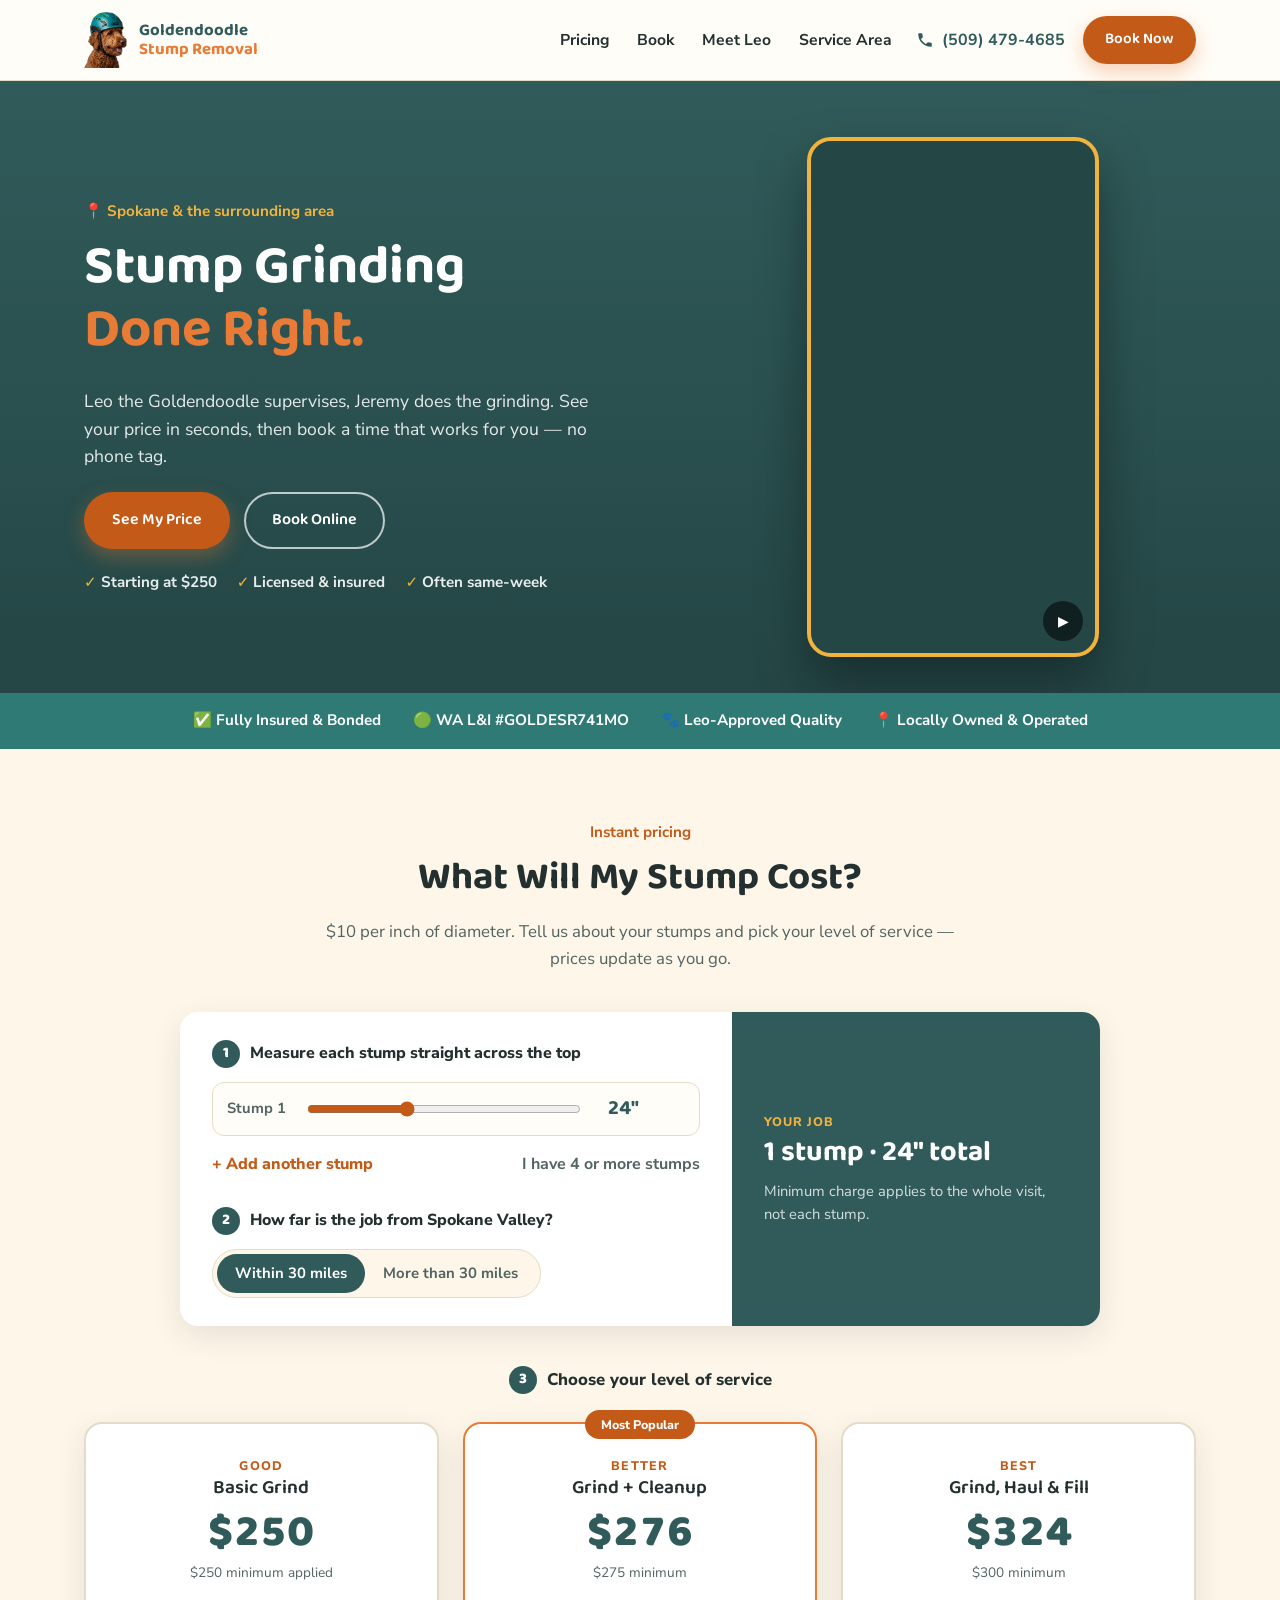
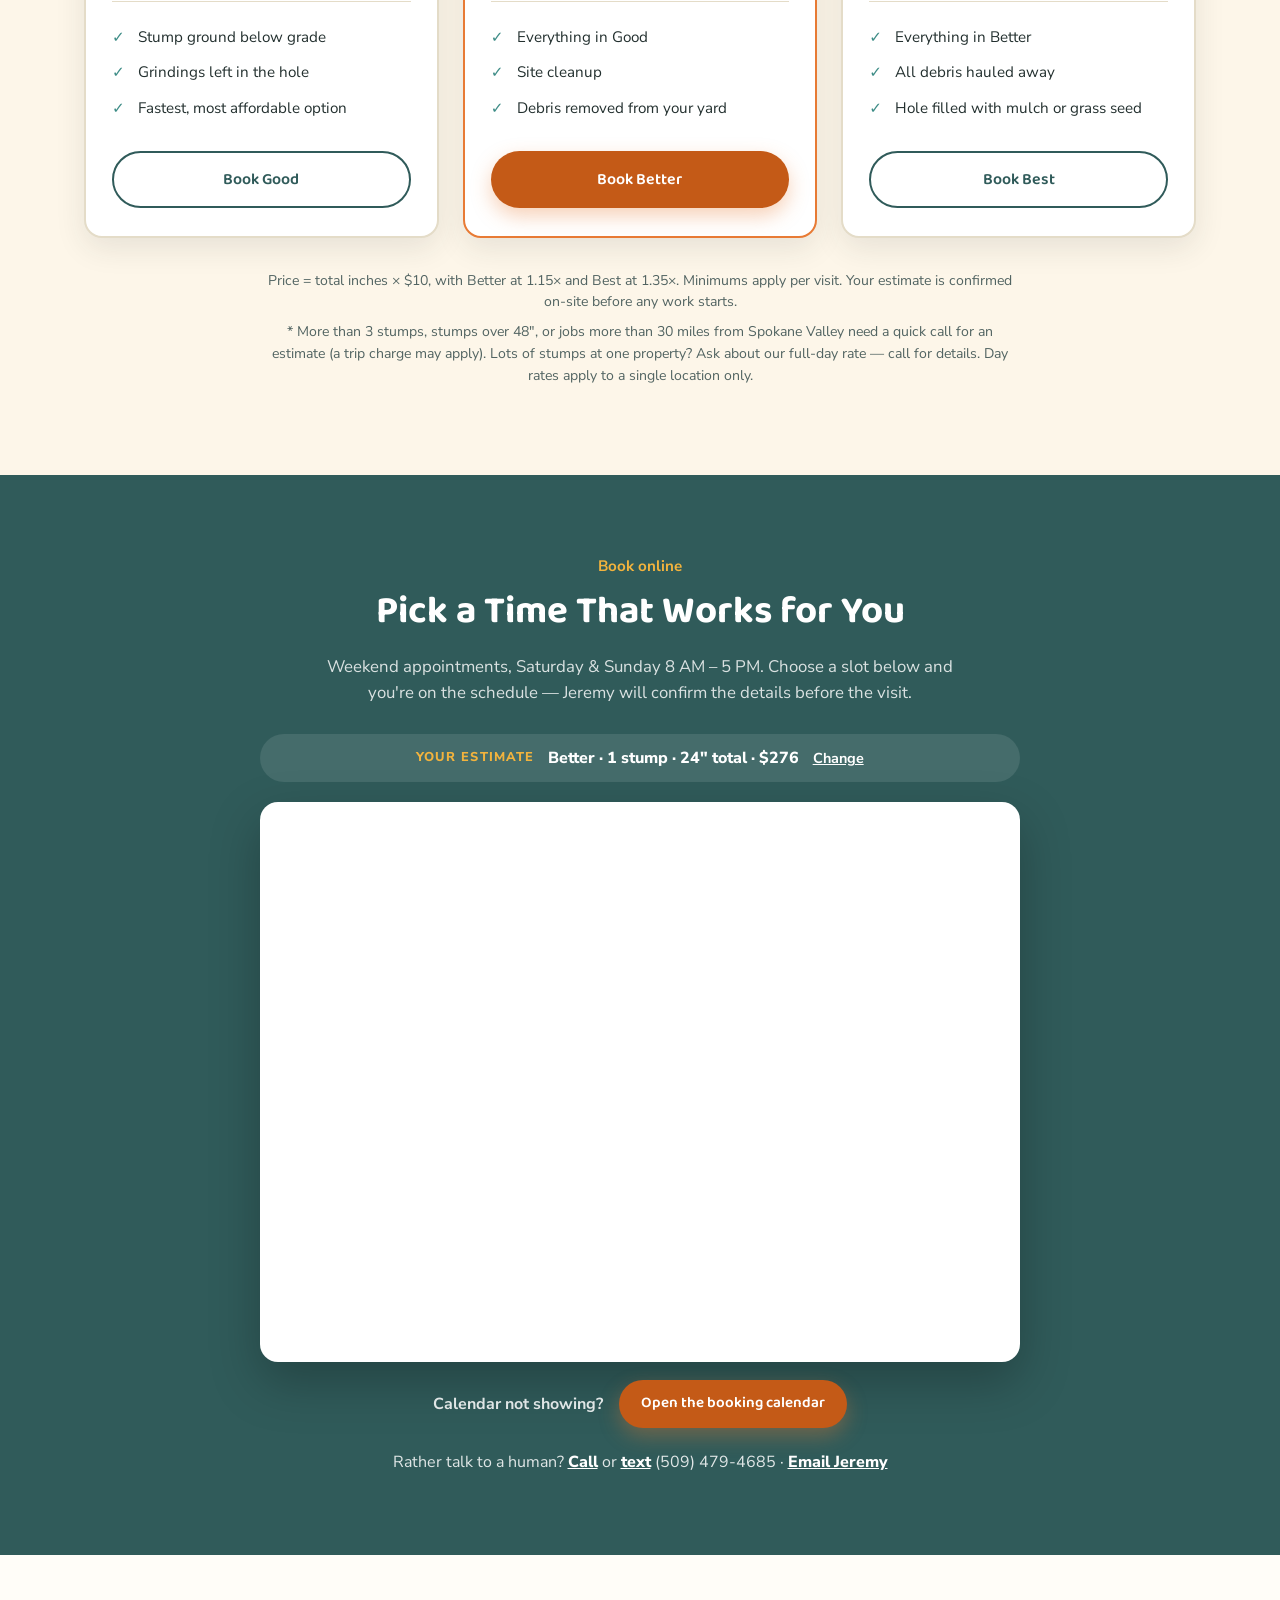
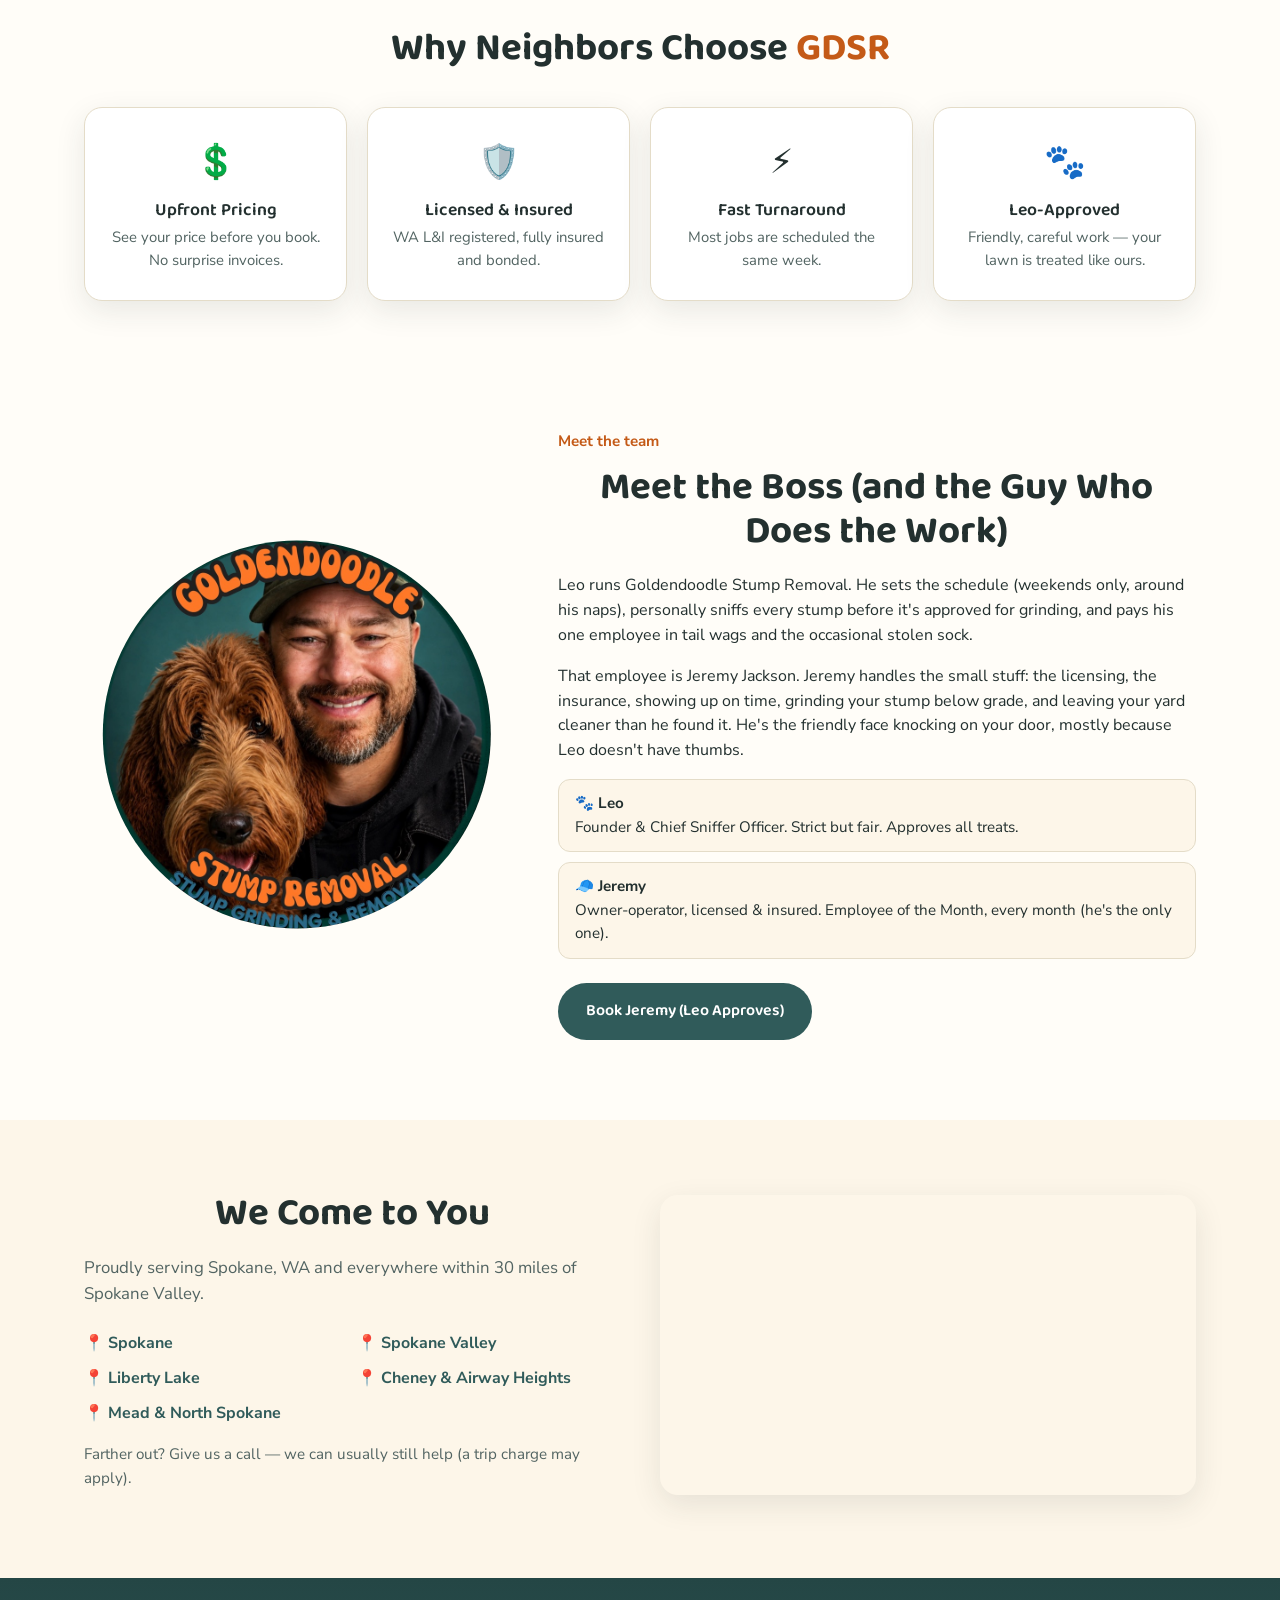
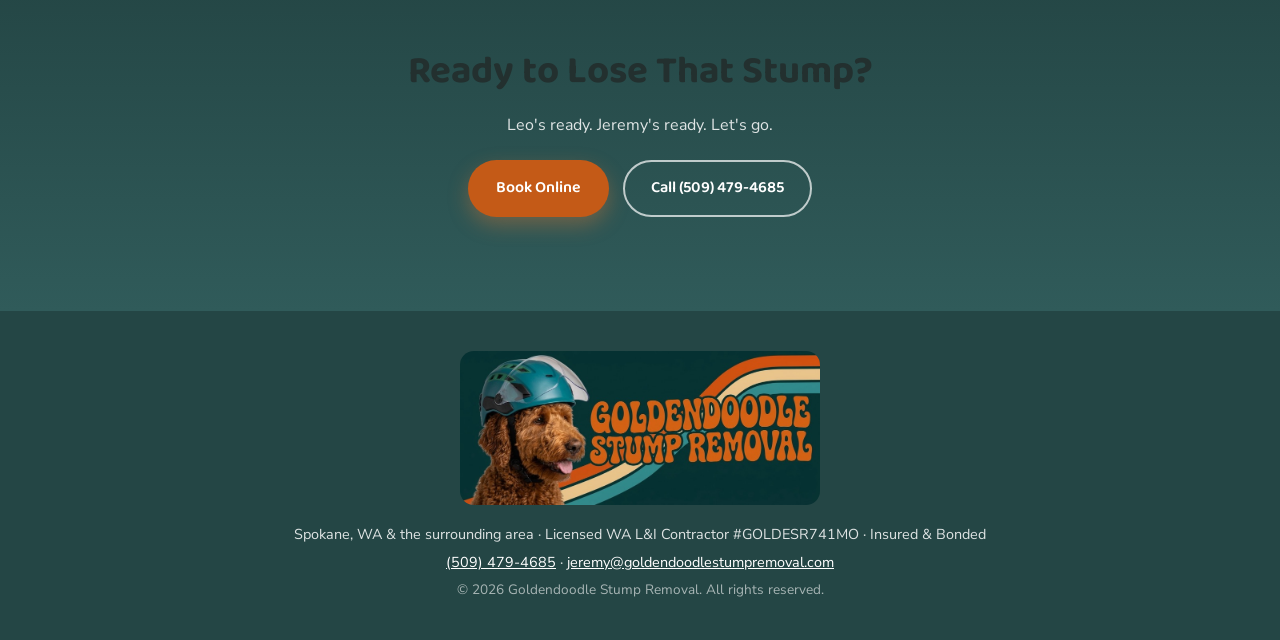
<file: index.html>
<!doctype html>
<html lang="en">
<head>
<meta charset="UTF-8">
<meta name="viewport" content="width=device-width, initial-scale=1.0">
<title>Goldendoodle Stump Removal | Stump Grinding &amp; Removal in Spokane, WA</title>
<meta name="description" content="Fast, friendly stump grinding in Spokane, WA and the surrounding area. See your price instantly and book online. Locally owned, licensed &amp; insured — call or text (509) 479-4685.">
<link rel="canonical" href="https://goldendoodlestumpremoval.com/">
<meta property="og:type" content="website">
<meta property="og:title" content="Goldendoodle Stump Removal — Spokane Stump Grinding">
<meta property="og:description" content="See your stump grinding price instantly and book online. Licensed &amp; insured, locally owned.">
<meta property="og:url" content="https://goldendoodlestumpremoval.com/">
<meta property="og:image" content="https://goldendoodlestumpremoval.com/images/jeremy-and-leo.jpg">
<meta name="robots" content="index, follow">
<meta name="theme-color" content="#305B5A">
<link rel="icon" type="image/png" sizes="32x32" href="images/favicon-32.png?v=2">
<link rel="icon" type="image/png" sizes="48x48" href="images/favicon-48.png?v=2">
<link rel="icon" type="image/png" sizes="192x192" href="images/favicon-192.png?v=2">
<link rel="apple-touch-icon" sizes="180x180" href="images/apple-touch-icon.png?v=2">
<link rel="preconnect" href="https://fonts.googleapis.com">
<link rel="preconnect" href="https://fonts.gstatic.com" crossorigin>
<link href="https://fonts.googleapis.com/css2?family=Baloo+2:wght@500;600;700;800&family=Nunito+Sans:wght@400;600;700;800&display=swap" rel="stylesheet">
<link rel="stylesheet" href="styles.css?v=9">
<script type="application/ld+json">
{
  "@context": "https://schema.org",
  "@type": "HomeAndConstructionBusiness",
  "@id": "https://goldendoodlestumpremoval.com/#business",
  "name": "Goldendoodle Stump Removal",
  "description": "Stump grinding and stump removal in Spokane, WA and the surrounding area. Locally owned, licensed and insured.",
  "logo": "https://goldendoodlestumpremoval.com/images/favicon-192.png",
  "url": "https://goldendoodlestumpremoval.com/",
  "telephone": "+1-509-479-4685",
  "email": "jeremy@goldendoodlestumpremoval.com",
  "image": "https://goldendoodlestumpremoval.com/images/jeremy-and-leo.jpg",
  "priceRange": "$250+",
  "address": { "@type": "PostalAddress", "addressLocality": "Spokane Valley", "addressRegion": "WA", "addressCountry": "US" },
  "areaServed": ["Spokane", "Spokane Valley", "Liberty Lake", "Cheney", "Airway Heights", "Mead"]
}
</script>
</head>
<body>

<a class="skip-link" href="#main">Skip to content</a>

<header class="site-header">
  <div class="wrap header-inner">
    <a class="brand" href="#top">
      <img src="images/leo-helmet-mark.png" alt="" class="brand-mark" width="149" height="192">
      <span class="brand-text">
        <span class="brand-line brand-line-1">Goldendoodle</span>
        <span class="brand-line brand-line-2">Stump Removal</span>
      </span>
    </a>

    <nav class="main-nav" aria-label="Primary">
      <a href="#pricing">Pricing</a>
      <a href="#book">Book</a>
      <a href="#meet-leo">Meet Leo</a>
      <a href="#service-area">Service Area</a>
    </nav>

    <div class="header-actions">
      <a class="phone-link" href="tel:+15094794685">
        <svg viewBox="0 0 24 24" class="icon" aria-hidden="true"><path d="M6.6 10.8c1.4 2.8 3.8 5.2 6.6 6.6l2.2-2.2c.3-.3.7-.4 1-.2 1.1.4 2.3.6 3.6.6.6 0 1 .4 1 1V20c0 .6-.4 1-1 1C10.4 21 3 13.6 3 4c0-.6.4-1 1-1h3.5c.6 0 1 .4 1 1 0 1.3.2 2.5.6 3.6.1.3 0 .7-.2 1l-2.3 2.2z" fill="currentColor"/></svg>
        <span class="phone-text">(509) 479-4685</span>
      </a>
      <a href="#book" class="btn btn-primary btn-compact">Book Now</a>
    </div>
    <button class="nav-toggle" aria-label="Open menu" aria-expanded="false" aria-controls="mobile-nav">
      <span></span><span></span><span></span>
    </button>
  </div>
  <nav id="mobile-nav" class="mobile-nav" aria-label="Mobile">
    <a href="#pricing">Pricing</a>
    <a href="#book">Book Online</a>
    <a href="#meet-leo">Meet Leo</a>
    <a href="#service-area">Service Area</a>
    <a href="tel:+15094794685">Call (509) 479-4685</a>
  </nav>
</header>

<main id="main">

  <section id="top" class="hero">
    <div class="wrap hero-inner">
      <div class="hero-copy">
        <p class="eyebrow">📍 Spokane &amp; the surrounding area</p>
        <h1>Stump Grinding<br><span class="accent">Done Right.</span></h1>
        <p class="hero-sub">Leo the Goldendoodle supervises, Jeremy does the grinding. See your price in seconds, then book a time that works for you — no phone tag.</p>
        <div class="hero-actions">
          <a href="#pricing" class="btn btn-primary">See My Price</a>
          <a href="#book" class="btn btn-outline-light hero-book">Book Online</a>
          <a href="tel:+15094794685" class="btn btn-outline-light hero-call">Call</a>
        </div>
        <a href="#pricing" class="scroll-cue" aria-label="Scroll down to pricing">
          <svg viewBox="0 0 24 24" aria-hidden="true"><path d="M5 9l7 7 7-7" fill="none" stroke="currentColor" stroke-width="2.6" stroke-linecap="round" stroke-linejoin="round"/></svg>
        </a>
        <ul class="hero-points">
          <li>Starting at $250</li>
          <li>Licensed &amp; insured</li>
          <li>Often same-week</li>
        </ul>
      </div>
      <div class="hero-art">
        <div class="hero-video">
          <video src="images/stump-grinding.mp4" width="720" height="1280"
            autoplay muted loop playsinline preload="auto"
            aria-label="Jeremy unloading the stump grinder and grinding a stump down below the soil"></video>
          <button type="button" class="hero-video-toggle" aria-label="Pause video">❚❚</button>
        </div>
      </div>
    </div>
  </section>

  <div class="trust-strip">
    <div class="wrap trust-strip-inner">
      <span>✅ Fully Insured &amp; Bonded</span>
      <span>🟢 WA L&amp;I #GOLDESR741MO</span>
      <span>🐾 Leo-Approved Quality</span>
      <span>📍 Locally Owned &amp; Operated</span>
    </div>
  </div>

  <section id="pricing" class="services">
    <div class="wrap">
      <p class="eyebrow eyebrow-dark center">Instant pricing</p>
      <h2>What Will My Stump Cost?</h2>
      <p class="section-sub">$10 per inch of diameter. Tell us about your stumps and pick your level of service — prices update as you go.</p>

      <div class="calc">
        <div class="calc-inputs">
          <p class="calc-step"><span class="step-num">1</span> Measure each stump straight across the top</p>
          <div id="stump-list" class="stump-list"></div>
          <div class="stump-actions">
            <button type="button" id="add-stump" class="link-btn">+ Add another stump</button>
            <button type="button" id="many-stumps" class="link-btn link-btn-muted">I have 4 or more stumps</button>
          </div>

          <p class="calc-step"><span class="step-num">2</span> How far is the job from Spokane Valley?</p>
          <div class="segmented" role="radiogroup" aria-label="Distance from Spokane Valley">
            <label><input type="radio" name="distance" value="near" checked><span>Within 30 miles</span></label>
            <label><input type="radio" name="distance" value="far"><span>More than 30 miles</span></label>
          </div>
        </div>

        <div class="calc-summary" aria-live="polite">
          <p class="calc-summary-label">Your job</p>
          <p class="calc-summary-value" id="job-summary">1 stump · 24″ total</p>
          <p class="calc-summary-note" id="job-note">Minimum charge applies to the whole visit, not each stump.</p>
        </div>
      </div>

      <div id="call-notice" class="call-notice" hidden>
        <div>
          <p class="call-notice-title">This one needs a quick call</p>
          <p id="call-notice-reason" class="call-notice-text"></p>
        </div>
        <a href="tel:+15094794685" class="btn btn-primary">Call or Text (509) 479-4685</a>
      </div>

      <p class="calc-step calc-step-center"><span class="step-num">3</span> Choose your level of service</p>
      <div class="price-cards">
        <article class="price-card" data-tier="good">
          <p class="price-level">Good</p>
          <h3>Basic Grind</h3>
          <p class="price-tag"><span class="price-amount">$250</span></p>
          <p class="price-min">$250 minimum</p>
          <ul class="price-features">
            <li>Stump ground below grade</li>
            <li>Grindings left in the hole</li>
            <li>Fastest, most affordable option</li>
          </ul>
          <button type="button" class="btn btn-outline tier-btn">Book Good</button>
        </article>

        <article class="price-card price-card-featured" data-tier="better">
          <p class="price-badge">Most Popular</p>
          <p class="price-level">Better</p>
          <h3>Grind + Cleanup</h3>
          <p class="price-tag"><span class="price-amount">$276</span></p>
          <p class="price-min">$275 minimum</p>
          <ul class="price-features">
            <li>Everything in Good</li>
            <li>Site cleanup</li>
            <li>Debris removed from your yard</li>
          </ul>
          <button type="button" class="btn btn-primary tier-btn">Book Better</button>
        </article>

        <article class="price-card" data-tier="best">
          <p class="price-level">Best</p>
          <h3>Grind, Haul &amp; Fill</h3>
          <p class="price-tag"><span class="price-amount">$324</span></p>
          <p class="price-min">$300 minimum</p>
          <ul class="price-features">
            <li>Everything in Better</li>
            <li>All debris hauled away</li>
            <li>Hole filled with mulch or grass seed</li>
          </ul>
          <button type="button" class="btn btn-outline tier-btn">Book Best</button>
        </article>
      </div>

      <div class="price-fineprint">
        <p>Price = total inches × $10, with Better at 1.15× and Best at 1.35×. Minimums apply per visit. Your estimate is confirmed on-site before any work starts.</p>
        <p>* More than 3 stumps, stumps over 48″, or jobs more than 30 miles from Spokane Valley need a quick call for an estimate (a trip charge may apply). Lots of stumps at one property? Ask about our full-day rate — call for details. Day rates apply to a single location only.</p>
      </div>
    </div>
  </section>

  <section id="book" class="book">
    <div class="wrap">
      <p class="eyebrow center">Book online</p>
      <h2>Pick a Time That Works for You</h2>
      <p class="section-sub">Weekend appointments, Saturday &amp; Sunday 8 AM – 5 PM. Choose a slot below and you're on the schedule — Jeremy will confirm the details before the visit.</p>

      <div class="book-selection" id="book-selection">
        <span class="book-selection-label">Your estimate</span>
        <span class="book-selection-value" id="book-selection-value">Better · 1 stump · 24″ total · $276</span>
        <a href="#pricing" class="book-selection-edit">Change</a>
      </div>

      <div class="book-frame">
        <iframe title="Book a stump grinding appointment" scrolling="no" id="4DfR5LlIdesK0LKQRszZ_gdsr"></iframe>
      </div>
      <div class="book-fallback" id="book-fallback">
        <p class="book-fallback-text" id="book-fallback-text">Calendar not showing?</p>
        <a class="btn btn-primary" href="https://api.leadconnectorhq.com/widget/booking/4DfR5LlIdesK0LKQRszZ" target="_blank" rel="noopener">Open the booking calendar</a>
      </div>
      <p class="book-alt">Rather talk to a human? <a href="tel:+15094794685">Call</a> or <a href="sms:+15094794685">text</a> (509) 479-4685 · <a href="mailto:jeremy@goldendoodlestumpremoval.com">Email Jeremy</a></p>
    </div>
  </section>

  <section class="intro">
    <div class="wrap">
      <h2>Why Neighbors Choose <span class="accent">GDSR</span></h2>
      <div class="feature-grid">
        <div class="feature-card">
          <span class="feature-icon" aria-hidden="true">💲</span>
          <h3>Upfront Pricing</h3>
          <p>See your price before you book. No surprise invoices.</p>
        </div>
        <div class="feature-card">
          <span class="feature-icon" aria-hidden="true">🛡️</span>
          <h3>Licensed &amp; Insured</h3>
          <p>WA L&amp;I registered, fully insured and bonded.</p>
        </div>
        <div class="feature-card">
          <span class="feature-icon" aria-hidden="true">⚡</span>
          <h3>Fast Turnaround</h3>
          <p>Most jobs are scheduled the same week.</p>
        </div>
        <div class="feature-card">
          <span class="feature-icon" aria-hidden="true">🐾</span>
          <h3>Leo-Approved</h3>
          <p>Friendly, careful work — your lawn is treated like ours.</p>
        </div>
      </div>
    </div>
  </section>

  <section id="meet-leo" class="meet-leo">
    <div class="wrap meet-leo-inner">
      <div class="meet-leo-art">
        <img src="images/jeremy-and-leo.jpg" alt="Jeremy Jackson, owner of Goldendoodle Stump Removal, with Leo the Goldendoodle" width="900" height="900" loading="lazy">
      </div>
      <div class="meet-leo-copy">
        <p class="eyebrow eyebrow-dark">Meet the team</p>
        <h2>Meet the Boss (and the Guy Who Does the Work)</h2>
        <p>Leo runs Goldendoodle Stump Removal. He sets the schedule (weekends only, around his naps), personally sniffs every stump before it's approved for grinding, and pays his one employee in tail wags and the occasional stolen sock.</p>
        <p>That employee is Jeremy Jackson. Jeremy handles the small stuff: the licensing, the insurance, showing up on time, grinding your stump below grade, and leaving your yard cleaner than he found it. He's the friendly face knocking on your door, mostly because Leo doesn't have thumbs.</p>
        <ul class="team-chart">
          <li><strong>🐾 Leo</strong> Founder &amp; Chief Sniffer Officer. Strict but fair. Approves all treats.</li>
          <li><strong>🧢 Jeremy</strong> Owner-operator, licensed &amp; insured. Employee of the Month, every month (he's the only one).</li>
        </ul>
        <a href="#book" class="btn btn-secondary">Book Jeremy (Leo Approves)</a>
      </div>
    </div>
  </section>

  <section id="service-area" class="service-area">
    <div class="wrap service-area-inner">
      <div class="service-area-copy">
        <h2>We Come to You</h2>
        <p class="lead">Proudly serving Spokane, WA and everywhere within 30 miles of Spokane Valley.</p>
        <ul class="area-list">
          <li>Spokane</li>
          <li>Spokane Valley</li>
          <li>Liberty Lake</li>
          <li>Cheney &amp; Airway Heights</li>
          <li>Mead &amp; North Spokane</li>
        </ul>
        <p class="area-note">Farther out? Give us a call — we can usually still help (a trip charge may apply).</p>
      </div>
      <div class="service-area-map">
        <iframe
          title="Goldendoodle Stump Removal service area map"
          src="https://maps.google.com/maps?q=Spokane%20Valley,WA&z=9&output=embed"
          loading="lazy"
          referrerpolicy="no-referrer-when-downgrade">
        </iframe>
      </div>
    </div>
  </section>

  <section class="final-cta">
    <div class="wrap final-cta-inner">
      <h2>Ready to Lose That Stump?</h2>
      <p>Leo's ready. Jeremy's ready. Let's go.</p>
      <div class="hero-actions final-cta-actions">
        <a href="#book" class="btn btn-primary">Book Online</a>
        <a href="tel:+15094794685" class="btn btn-outline-light">Call (509) 479-4685</a>
      </div>
    </div>
  </section>

</main>

<footer class="site-footer">
  <div class="wrap footer-inner">
    <img src="images/logo-banner.jpg" alt="Goldendoodle Stump Removal" class="footer-banner" width="900" height="385" loading="lazy">
    <p class="footer-meta">Spokane, WA &amp; the surrounding area · Licensed WA L&amp;I Contractor #GOLDESR741MO · Insured &amp; Bonded</p>
    <p class="footer-meta"><a href="tel:+15094794685">(509) 479-4685</a> · <a href="mailto:jeremy@goldendoodlestumpremoval.com">jeremy@goldendoodlestumpremoval.com</a></p>
    <p class="footer-copy">&copy; <span id="year"></span> Goldendoodle Stump Removal. All rights reserved.</p>
  </div>
</footer>

<div class="mobile-cta-bar">
  <a href="tel:+15094794685" class="btn btn-secondary">Call</a>
  <a href="#book" class="btn btn-primary">Book Online</a>
</div>

<script src="script.js?v=6"></script>
<script src="https://link.msgsndr.com/js/form_embed.js" defer></script>
</body>
</html>
</file>
<file: styles.css>
/* Goldendoodle Stump Removal — styles v2
   Palette sampled from the real original site screenshots. */

:root {
  --teal-dark: #305B5A;    /* hero / dark bands */
  --teal-dark-2: #244645;
  --teal: #4FA59F;         /* trust strip / brand teal */
  --teal-deep: #3D8C86;
  --orange: #E87B35;       /* accent / borders */
  --orange-dark: #C45A17;  /* buttons & text on light (readable contrast) */
  --orange-darker: #A34A12;
  --gold: #F2B33D;         /* secondary accent (hero arc) */
  --cream: #FDF6E9;
  --cream-2: #FFFDF8;
  --ink: #23302F;
  --ink-soft: #526462;
  --line: #E4DCC8;
  --font-display: 'Baloo 2', system-ui, sans-serif;
  --font-body: 'Nunito Sans', system-ui, sans-serif;
  --shadow-card: 0 10px 30px rgba(35, 48, 47, 0.10);
  --shadow-card-hover: 0 16px 40px rgba(35, 48, 47, 0.16);
  --radius: 18px;
}

* { box-sizing: border-box; }

html { scroll-behavior: smooth; }

body {
  margin: 0;
  font-family: var(--font-body);
  color: var(--ink);
  background: var(--cream-2);
  line-height: 1.55;
  -webkit-font-smoothing: antialiased;
}

h1, h2, h3 {
  font-family: var(--font-display);
  line-height: 1.15;
  margin: 0 0 .5em;
  color: var(--ink);
}

h1 { font-size: clamp(2.2rem, 5vw, 3.4rem); font-weight: 700; }
h2 { font-size: clamp(1.7rem, 3.4vw, 2.4rem); font-weight: 700; text-align: center; }
h3 { font-size: 1.2rem; font-weight: 600; }
p { margin: 0 0 1em; }
img { max-width: 100%; display: block; }
a { color: inherit; }

.wrap {
  max-width: 1160px;
  margin: 0 auto;
  padding: 0 24px;
}

.accent { color: var(--orange); }
main .accent { color: var(--orange-dark); }
.hero .accent { color: var(--orange); }

.skip-link {
  position: absolute;
  left: -999px;
  top: auto;
  background: var(--orange);
  color: #fff;
  padding: 12px 20px;
  z-index: 1000;
  border-radius: 0 0 8px 0;
}
.skip-link:focus { left: 0; top: 0; }

.section-sub {
  text-align: center;
  color: var(--ink-soft);
  max-width: 640px;
  margin: 0 auto 40px;
  font-size: 1.05rem;
}

/* Buttons */
.btn {
  display: inline-flex;
  align-items: center;
  justify-content: center;
  gap: 8px;
  padding: 14px 26px;
  border-radius: 999px;
  font-family: var(--font-display);
  font-weight: 600;
  font-size: 1rem;
  text-decoration: none;
  border: 2px solid transparent;
  cursor: pointer;
  transition: transform .15s ease, box-shadow .15s ease, background .15s ease, color .15s ease;
  white-space: nowrap;
}
.btn:hover { transform: translateY(-2px); }

.btn-primary {
  background: var(--orange-dark);
  color: #fff;
  box-shadow: 0 8px 20px rgba(232, 123, 53, .35);
}
.btn-primary:hover { background: var(--orange-darker); }

.btn-secondary {
  background: var(--teal-dark);
  color: #fff;
}
.btn-secondary:hover { background: var(--teal-dark-2); }

.btn-outline {
  background: transparent;
  color: var(--teal-dark);
  border-color: var(--teal-dark);
}
.btn-outline:hover { background: var(--teal-dark); color: #fff; }

.btn-outline-light {
  background: transparent;
  color: #fff;
  border-color: rgba(255,255,255,.7);
}
.btn-outline-light:hover { background: rgba(255,255,255,.15); }

.btn-compact { padding: 10px 20px; font-size: .95rem; }

/* Header */
.site-header {
  position: sticky;
  top: 0;
  z-index: 100;
  background: var(--cream-2);
  border-bottom: 1px solid var(--line);
}
.header-inner {
  display: flex;
  align-items: center;
  gap: 24px;
  padding-top: 12px;
  padding-bottom: 12px;
}
.brand {
  display: flex;
  align-items: center;
  gap: 12px;
  text-decoration: none;
  margin-right: auto;
}
.brand-mark {
  width: auto;
  height: 56px;
}
.brand-text {
  display: flex;
  flex-direction: column;
  font-family: var(--font-display);
  font-weight: 700;
  line-height: 1.15;
  color: var(--teal-dark);
}
.brand-line-1 { font-size: 1.05rem; white-space: nowrap; }
.brand-line-2 { font-size: 1.05rem; color: var(--orange); white-space: nowrap; }

.main-nav {
  display: flex;
  gap: 28px;
}
.main-nav a {
  text-decoration: none;
  font-weight: 700;
  color: var(--ink);
  font-size: .98rem;
}
.main-nav a:hover { color: var(--orange); }

.header-actions {
  display: flex;
  align-items: center;
  gap: 18px;
}
.phone-link {
  display: flex;
  align-items: center;
  gap: 8px;
  text-decoration: none;
  color: var(--teal-dark);
  font-weight: 700;
}
.phone-link .icon { width: 18px; height: 18px; }
.phone-link:hover { color: var(--orange); }

.nav-toggle {
  display: none;
  flex-direction: column;
  justify-content: center;
  gap: 5px;
  width: 40px;
  height: 40px;
  background: none;
  border: none;
  cursor: pointer;
}
.nav-toggle span {
  display: block;
  height: 3px;
  border-radius: 2px;
  background: var(--teal-dark);
}

.mobile-nav {
  display: none;
  flex-direction: column;
  border-top: 1px solid var(--line);
  background: var(--cream-2);
}
.mobile-nav a {
  padding: 14px 24px;
  text-decoration: none;
  color: var(--ink);
  font-weight: 700;
  border-bottom: 1px solid var(--line);
}
.mobile-nav.open { display: flex; }

/* Hero */
.hero {
  position: relative;
  background: linear-gradient(180deg, var(--teal-dark) 0%, var(--teal-dark-2) 100%);
  overflow: hidden;
  padding-top: 20px;
}
.hero-inner {
  position: relative;
  z-index: 1;
  display: grid;
  grid-template-columns: 1.1fr .9fr;
  align-items: center;
  gap: 32px;
  padding: 36px 24px;
}
.hero-copy { color: #fff; }
.eyebrow {
  display: inline-block;
  font-weight: 700;
  color: var(--gold);
  margin-bottom: 12px;
  font-size: .95rem;
}
.hero h1 { color: #fff; }
.hero-sub {
  color: rgba(255,255,255,.88);
  font-size: 1.1rem;
  max-width: 46ch;
}
.hero-actions {
  display: flex;
  flex-wrap: wrap;
  gap: 14px;
  margin: 22px 0;
}
.hero-points {
  list-style: none;
  display: flex;
  flex-wrap: wrap;
  gap: 8px 20px;
  padding: 0;
  margin: 0;
  color: rgba(255,255,255,.9);
  font-weight: 700;
  font-size: .95rem;
}
.hero-points li::before { content: "✓ "; color: var(--gold); }
.lead { color: var(--ink-soft); font-size: 1.05rem; margin: 0 0 24px; }
.hero-phone {
  display: inline-flex;
  align-items: center;
  gap: 8px;
  color: #fff;
  text-decoration: none;
  font-weight: 700;
  font-size: 1.05rem;
}
.hero-phone .icon { width: 20px; height: 20px; }
.hero-art { position: relative; text-align: center; }
.hero-video {
  position: relative;
  margin: 0 auto;
  /* Sized so the hero and the trust strip fit on the first screen */
  height: min(calc(100svh - 230px), 520px);
  min-height: 300px;
  aspect-ratio: 9 / 16;
  border-radius: 24px;
  overflow: hidden;
  border: 4px solid var(--gold);
  background: var(--teal-dark-2);
  box-shadow: 0 24px 50px rgba(0,0,0,.35);
}
.hero-video video { display: block; width: 100%; height: 100%; object-fit: cover; }
.hero-video-toggle {
  position: absolute;
  right: 12px;
  bottom: 12px;
  width: 40px;
  height: 40px;
  border: 0;
  border-radius: 50%;
  background: rgba(0,0,0,.55);
  color: #fff;
  font-size: .85rem;
  cursor: pointer;
}
.hero-video-toggle:hover { background: rgba(0,0,0,.75); }
.hero-call, .scroll-cue { display: none; }
.scroll-cue {
  width: 44px;
  height: 44px;
  margin: 6px auto 0;
  color: var(--gold);
  animation: scroll-bounce 1.6s ease-in-out infinite;
}
.scroll-cue svg { width: 100%; height: 100%; }
@keyframes scroll-bounce {
  0%, 100% { transform: translateY(0); }
  50% { transform: translateY(8px); }
}

/* Trust strip */
.trust-strip {
  background: #2F7A74;
  color: #fff;
}
.trust-strip-inner {
  display: flex;
  flex-wrap: wrap;
  justify-content: center;
  gap: 12px 32px;
  padding: 16px 24px;
  font-weight: 700;
  font-size: .95rem;
  text-align: center;
}

/* Intro / feature grid */
.intro { padding: 72px 0 48px; }
.feature-grid {
  display: grid;
  grid-template-columns: repeat(4, 1fr);
  gap: 20px;
  margin-top: 36px;
}
.feature-card {
  background: #fff;
  border: 1px solid var(--line);
  border-radius: var(--radius);
  padding: 28px 18px;
  text-align: center;
  box-shadow: var(--shadow-card);
}
.feature-icon { font-size: 2.1rem; display: block; margin-bottom: 12px; }
.feature-card h3 { font-size: 1.1rem; margin: 0 0 6px; }
.feature-card p { color: var(--ink-soft); font-size: .93rem; margin: 0; }

/* Pricing calculator */
.services { padding: 72px 0 80px; background: var(--cream); }
.center { display: block; text-align: center; }

.calc {
  display: grid;
  grid-template-columns: 1.5fr 1fr;
  gap: 0;
  background: #fff;
  border-radius: var(--radius);
  box-shadow: var(--shadow-card);
  overflow: hidden;
  max-width: 920px;
  margin: 0 auto 28px;
}
.calc-inputs { padding: 28px 32px; }
.calc-step {
  display: flex;
  align-items: center;
  gap: 10px;
  font-weight: 800;
  margin: 0 0 14px;
}
.calc-step-center { justify-content: center; margin: 40px 0 28px; font-size: 1.05rem; }
.step-num {
  display: inline-grid;
  place-items: center;
  width: 28px;
  height: 28px;
  border-radius: 50%;
  background: var(--teal-dark);
  color: #fff;
  font-family: var(--font-display);
  font-size: .95rem;
  flex-shrink: 0;
}

.stump-list { display: flex; flex-direction: column; gap: 10px; }
.stump-row {
  display: grid;
  grid-template-columns: 64px 1fr auto 32px;
  align-items: center;
  gap: 14px;
  padding: 10px 14px;
  background: var(--cream-2);
  border: 1px solid var(--line);
  border-radius: 12px;
}
.stump-label { font-weight: 700; font-size: .92rem; color: var(--ink-soft); }
.stump-row input[type="range"] {
  width: 100%;
  accent-color: var(--orange-dark);
  cursor: pointer;
}
.stump-value {
  display: inline-flex;
  align-items: baseline;
  font-family: var(--font-display);
  font-weight: 700;
  font-size: 1.3rem;
  color: var(--teal-dark);
}
.stump-value input {
  width: 3.2ch;
  border: none;
  background: transparent;
  font: inherit;
  color: inherit;
  text-align: right;
  padding: 0;
  -moz-appearance: textfield;
}
.stump-value input::-webkit-outer-spin-button,
.stump-value input::-webkit-inner-spin-button { -webkit-appearance: none; margin: 0; }
.stump-value input:focus { outline: 2px solid var(--teal); border-radius: 4px; }
.stump-remove {
  width: 32px;
  height: 32px;
  border-radius: 50%;
  border: 1px solid var(--line);
  background: #fff;
  color: var(--ink-soft);
  font-size: 1.2rem;
  line-height: 1;
  cursor: pointer;
}
.stump-remove:hover { color: #B3401F; border-color: #B3401F; }

.stump-actions {
  display: flex;
  flex-wrap: wrap;
  justify-content: space-between;
  gap: 8px 16px;
  margin: 12px 0 26px;
}
.link-btn {
  background: none;
  border: none;
  padding: 4px 0;
  font: inherit;
  font-weight: 800;
  color: var(--orange-dark);
  cursor: pointer;
}
.link-btn:hover { text-decoration: underline; }
.link-btn-muted { color: var(--ink-soft); font-weight: 700; }
.link-btn[aria-pressed="true"] { color: var(--teal-dark); }

.segmented {
  display: inline-flex;
  flex-wrap: wrap;
  background: var(--cream);
  border: 1px solid var(--line);
  border-radius: 999px;
  padding: 4px;
}
.segmented label { cursor: pointer; }
.segmented input { position: absolute; opacity: 0; pointer-events: none; }
.segmented span {
  display: block;
  padding: 8px 18px;
  border-radius: 999px;
  font-weight: 700;
  font-size: .93rem;
  color: var(--ink-soft);
}
.segmented input:checked + span { background: var(--teal-dark); color: #fff; }
.segmented input:focus-visible + span { outline: 2px solid var(--orange); outline-offset: 2px; }

.calc-summary {
  background: var(--teal-dark);
  color: #fff;
  padding: 28px 32px;
  display: flex;
  flex-direction: column;
  justify-content: center;
}
.calc-summary-label {
  text-transform: uppercase;
  letter-spacing: .08em;
  font-size: .78rem;
  font-weight: 800;
  color: var(--gold);
  margin: 0 0 4px;
}
.calc-summary-value {
  font-family: var(--font-display);
  font-weight: 700;
  font-size: 1.8rem;
  line-height: 1.2;
  margin: 0 0 10px;
}
.calc-summary-note { color: rgba(255,255,255,.8); font-size: .92rem; margin: 0; }

.call-notice {
  display: flex;
  align-items: center;
  justify-content: space-between;
  gap: 16px 24px;
  flex-wrap: wrap;
  max-width: 920px;
  margin: 0 auto;
  padding: 20px 24px;
  background: #FFF1E4;
  border: 2px solid var(--orange);
  border-radius: var(--radius);
}
.call-notice[hidden] { display: none; }
.call-notice-title { font-family: var(--font-display); font-weight: 700; font-size: 1.2rem; margin: 0 0 2px; }
.call-notice-text { margin: 0; color: var(--ink); max-width: 56ch; }

.price-cards {
  display: grid;
  grid-template-columns: repeat(3, 1fr);
  gap: 24px;
  align-items: stretch;
}
.price-card {
  background: #fff;
  border: 2px solid var(--line);
  border-radius: var(--radius);
  padding: 32px 26px 28px;
  box-shadow: var(--shadow-card);
  display: flex;
  flex-direction: column;
  text-align: center;
  position: relative;
  transition: box-shadow .15s ease, transform .15s ease, border-color .15s ease;
}
.price-card:hover { box-shadow: var(--shadow-card-hover); transform: translateY(-3px); }
.price-card.is-selected { border-color: var(--orange); }
.price-badge {
  position: absolute;
  top: -14px;
  left: 50%;
  transform: translateX(-50%);
  background: var(--orange-dark);
  color: #fff;
  font-size: .78rem;
  font-weight: 800;
  padding: 5px 16px;
  border-radius: 999px;
  margin: 0;
  white-space: nowrap;
}
.price-level {
  text-transform: uppercase;
  letter-spacing: .1em;
  font-size: .78rem;
  font-weight: 800;
  color: var(--orange-dark);
  margin: 0 0 2px;
}
.price-card h3 { margin-bottom: 8px; }
.price-tag {
  font-family: var(--font-display);
  font-size: 2.8rem;
  font-weight: 800;
  line-height: 1;
  color: var(--teal-dark);
  margin: 4px 0 6px;
  font-variant-numeric: tabular-nums;
}
.price-min { color: var(--ink-soft); font-size: .85rem; margin: 0 0 18px; }
.price-features {
  list-style: none;
  padding: 18px 0 0;
  margin: 0 0 24px;
  text-align: left;
  flex: 1;
  border-top: 1px solid var(--line);
}
.price-features li {
  padding: 6px 0 6px 26px;
  position: relative;
  font-size: .95rem;
}
.price-features li::before {
  content: "✓";
  position: absolute;
  left: 0;
  color: var(--teal-deep);
  font-weight: 800;
}
.needs-call .price-tag { font-size: 2.2rem; }

.price-fineprint {
  max-width: 760px;
  margin: 32px auto 0;
  color: var(--ink-soft);
  font-size: .88rem;
  text-align: center;
}
.price-fineprint p { margin: 0 0 8px; }

/* Meet Leo */
.meet-leo { padding: 80px 0; }
.meet-leo-inner {
  display: grid;
  grid-template-columns: .8fr 1.2fr;
  gap: 48px;
  align-items: center;
}
.meet-leo-art img {
  display: block;
  width: 100%;
  height: auto;
  aspect-ratio: 1;
  max-width: 400px;
  margin: 0 auto;
  /* The photo is a round badge on a black square; show only the circle */
  clip-path: circle(48.5% at 50% 50%);
  filter: drop-shadow(0 16px 30px rgba(35,48,47,.18));
}
.team-chart {
  list-style: none;
  padding: 0;
  margin: 0 0 24px;
  display: grid;
  gap: 10px;
}
.team-chart li {
  background: var(--cream);
  border: 1px solid var(--line);
  border-radius: 12px;
  padding: 12px 16px;
  font-size: .95rem;
}
.team-chart strong { display: block; color: var(--ink); }
.eyebrow-dark { color: var(--orange-dark); }

/* Service area */
.service-area { padding: 72px 0; background: var(--cream); }
.service-area-inner {
  display: grid;
  grid-template-columns: 1fr 1fr;
  gap: 40px;
  align-items: center;
}
.area-list {
  list-style: none;
  padding: 0;
  margin: 0 0 18px;
  display: grid;
  grid-template-columns: 1fr 1fr;
  gap: 10px;
}
.area-list li {
  padding-left: 24px;
  position: relative;
  font-weight: 700;
  color: var(--teal-dark);
}
.area-list li::before {
  content: "📍";
  position: absolute;
  left: 0;
}
.area-note { color: var(--ink-soft); font-size: .95rem; }
.service-area-map iframe {
  width: 100%;
  height: 300px;
  border: 0;
  border-radius: var(--radius);
  box-shadow: var(--shadow-card);
}

/* Booking */
.book { padding: 80px 0; background: var(--teal-dark); color: #fff; }
.book h2 { color: #fff; }
.book .section-sub { color: rgba(255,255,255,.82); margin-bottom: 28px; }
.book-selection {
  display: flex;
  flex-wrap: wrap;
  align-items: center;
  justify-content: center;
  gap: 6px 14px;
  max-width: 760px;
  margin: 0 auto 20px;
  padding: 12px 20px;
  background: rgba(255,255,255,.1);
  border-radius: 999px;
  text-align: center;
}
.book-selection-label { font-size: .8rem; font-weight: 800; text-transform: uppercase; letter-spacing: .08em; color: var(--gold); }
.book-selection-value { font-weight: 800; }
.book-selection-edit { color: #fff; font-weight: 700; font-size: .9rem; }
.book-frame {
  max-width: 760px;
  margin: 0 auto;
  background: #fff;
  border-radius: var(--radius);
  box-shadow: 0 20px 50px rgba(0,0,0,.25);
  overflow: hidden;
  min-height: 560px;
}
.book-frame iframe { display: block; width: 100%; min-height: 560px; border: none; overflow: hidden; }
.book-fallback {
  display: flex;
  flex-wrap: wrap;
  align-items: center;
  justify-content: center;
  gap: 10px 16px;
  margin: 18px auto 0;
  max-width: 760px;
  text-align: center;
}
.book-fallback-text { margin: 0; color: rgba(255,255,255,.85); font-weight: 700; }
.book-fallback .btn { padding: 10px 20px; font-size: .95rem; }
.book-fallback.is-stuck {
  padding: 18px 20px;
  background: #FFF1E4;
  border: 2px solid var(--orange);
  border-radius: var(--radius);
}
.book-fallback.is-stuck .book-fallback-text { color: var(--ink); }
.book-alt { text-align: center; margin: 22px 0 0; color: rgba(255,255,255,.85); }
.book-alt a { color: #fff; font-weight: 800; }

/* Final CTA */
.final-cta {
  background: linear-gradient(180deg, var(--teal-dark-2) 0%, var(--teal-dark) 100%);
  color: #fff;
  padding: 72px 0;
  text-align: center;
}
  width: 72px;
  height: 72px;
  border-radius: 50%;
  margin: 0 auto 20px;
  border: 3px solid var(--orange);
}
.final-cta h2 { color: #fff; }
.final-cta p { color: rgba(255,255,255,.85); }
.final-cta-actions { justify-content: center; }

/* Footer */
.site-footer {
  background: var(--teal-dark-2);
  color: rgba(255,255,255,.85);
  padding: 40px 0;
}
.footer-inner { text-align: center; }
.footer-meta { font-size: .9rem; margin: 0 0 6px; }
.footer-meta a { color: #fff; }
.footer-copy { font-size: .85rem; color: rgba(255,255,255,.6); margin: 0; }

/* Sticky call/book bar on phones */
.mobile-cta-bar { display: none; }

:focus-visible { outline: 3px solid var(--orange); outline-offset: 2px; }

@media (prefers-reduced-motion: reduce) {
  html { scroll-behavior: auto; }
  .scroll-cue { animation: none; }
  .btn, .price-card { transition: none; }
  .btn:hover, .price-card:hover { transform: none; }
}

/* Responsive */
@media (max-width: 900px) {
  .main-nav { display: none; }
  .nav-toggle { display: flex; }
  .hero-inner { grid-template-columns: 1fr; text-align: center; padding-top: 24px; padding-bottom: 24px; gap: 16px; }
  .hero-actions { justify-content: center; }
  .hero-points {
  list-style: none;
  display: flex;
  flex-wrap: wrap;
  gap: 8px 20px;
  padding: 0;
  margin: 0;
  color: rgba(255,255,255,.9);
  font-weight: 700;
  font-size: .95rem;
}
.hero-points li::before { content: "✓ "; color: var(--gold); }
.lead { color: var(--ink-soft); font-size: 1.05rem; margin: 0 0 24px; }
.hero-phone { justify-content: center; }
  .hero-art { margin-top: 12px; }
  .hero-video { height: min(calc(100svh - 560px), 420px); min-height: 220px; }
  .feature-grid { grid-template-columns: repeat(2, 1fr); }
  .hero-points { justify-content: center; }
  .price-cards { grid-template-columns: 1fr; max-width: 460px; margin: 0 auto; gap: 28px; }
  .calc { grid-template-columns: 1fr; }
  .meet-leo-inner,
  .service-area-inner { grid-template-columns: 1fr; }
  .meet-leo-art img { max-width: 300px; }
  .service-area-copy h2 { text-align: center; }
  .service-area-copy .lead, .area-note { text-align: center; }
  body { padding-bottom: 76px; }
  .mobile-cta-bar {
    display: grid;
    grid-template-columns: 1fr 2fr;
    gap: 10px;
    position: fixed;
    left: 0; right: 0; bottom: 0;
    z-index: 90;
    padding: 10px 16px calc(10px + env(safe-area-inset-bottom));
    background: rgba(255,253,248,.96);
    border-top: 1px solid var(--line);
    box-shadow: 0 -6px 20px rgba(35,48,47,.08);
  }
  .mobile-cta-bar .btn { padding: 12px 16px; }
}

@media (max-width: 560px) {
  .header-inner { gap: 10px; }
  .brand-mark { height: 48px; }
  .brand-line-1, .brand-line-2 { font-size: .92rem; }
  .btn-compact { padding: 8px 14px; font-size: .85rem; }
  .wrap { padding: 0 16px; }
  .calc-inputs, .calc-summary { padding: 22px 18px; }
  .stump-row { grid-template-columns: 1fr auto 32px; gap: 8px 12px; }
  .stump-row input[type="range"] { grid-column: 1 / -1; grid-row: 2; }
  .book-selection { border-radius: 14px; }
  .area-list { grid-template-columns: 1fr; }
}

@media (max-width: 480px) {
  .phone-text { display: none; }
  .header-actions { gap: 10px; }
  .phone-link { padding: 6px; }
}

@media (max-width: 400px) {
  .header-inner { gap: 8px; }
  .phone-link { display: none; }
  .brand-line-1, .brand-line-2 { font-size: .82rem; }
  .brand-mark { height: 44px; }
  .btn-compact { padding: 8px 12px; font-size: .8rem; }
}

.footer-banner { width: 100%; max-width: 360px; height: auto; border-radius: 14px; margin: 0 auto 18px; display: block; }

/* Phones: the video leads the first screen, with just the two buttons and a scroll cue,
   and the trust strip still visible. The headline stays for search engines and screen readers. */
@media (max-width: 640px) {
  .hero-inner { padding-top: 16px; padding-bottom: 8px; gap: 14px; }
  .hero-art { order: -1; margin-top: 0; }
  .hero .eyebrow, .hero-sub, .hero-points, .hero-book { display: none; }
  .hero h1 {
    position: absolute;
    width: 1px; height: 1px;
    overflow: hidden;
    clip: rect(0 0 0 0);
    white-space: nowrap;
  }
  .hero-actions { margin: 0; gap: 10px; justify-content: center; flex-wrap: nowrap; }
  .hero-actions .btn { flex: 1; max-width: 180px; }
  .hero-call { display: inline-flex; justify-content: center; }
  .scroll-cue { display: block; margin-top: 0; }
  .hero-video { height: min(calc(100svh - 360px), 560px); min-height: 220px; border-radius: 18px; border-width: 3px; }
  .trust-strip-inner {
    display: grid;
    grid-template-columns: 1fr 1fr;
    gap: 4px 8px;
    padding: 8px 10px;
    font-size: .72rem;
    white-space: nowrap;
  }
}
</file>
